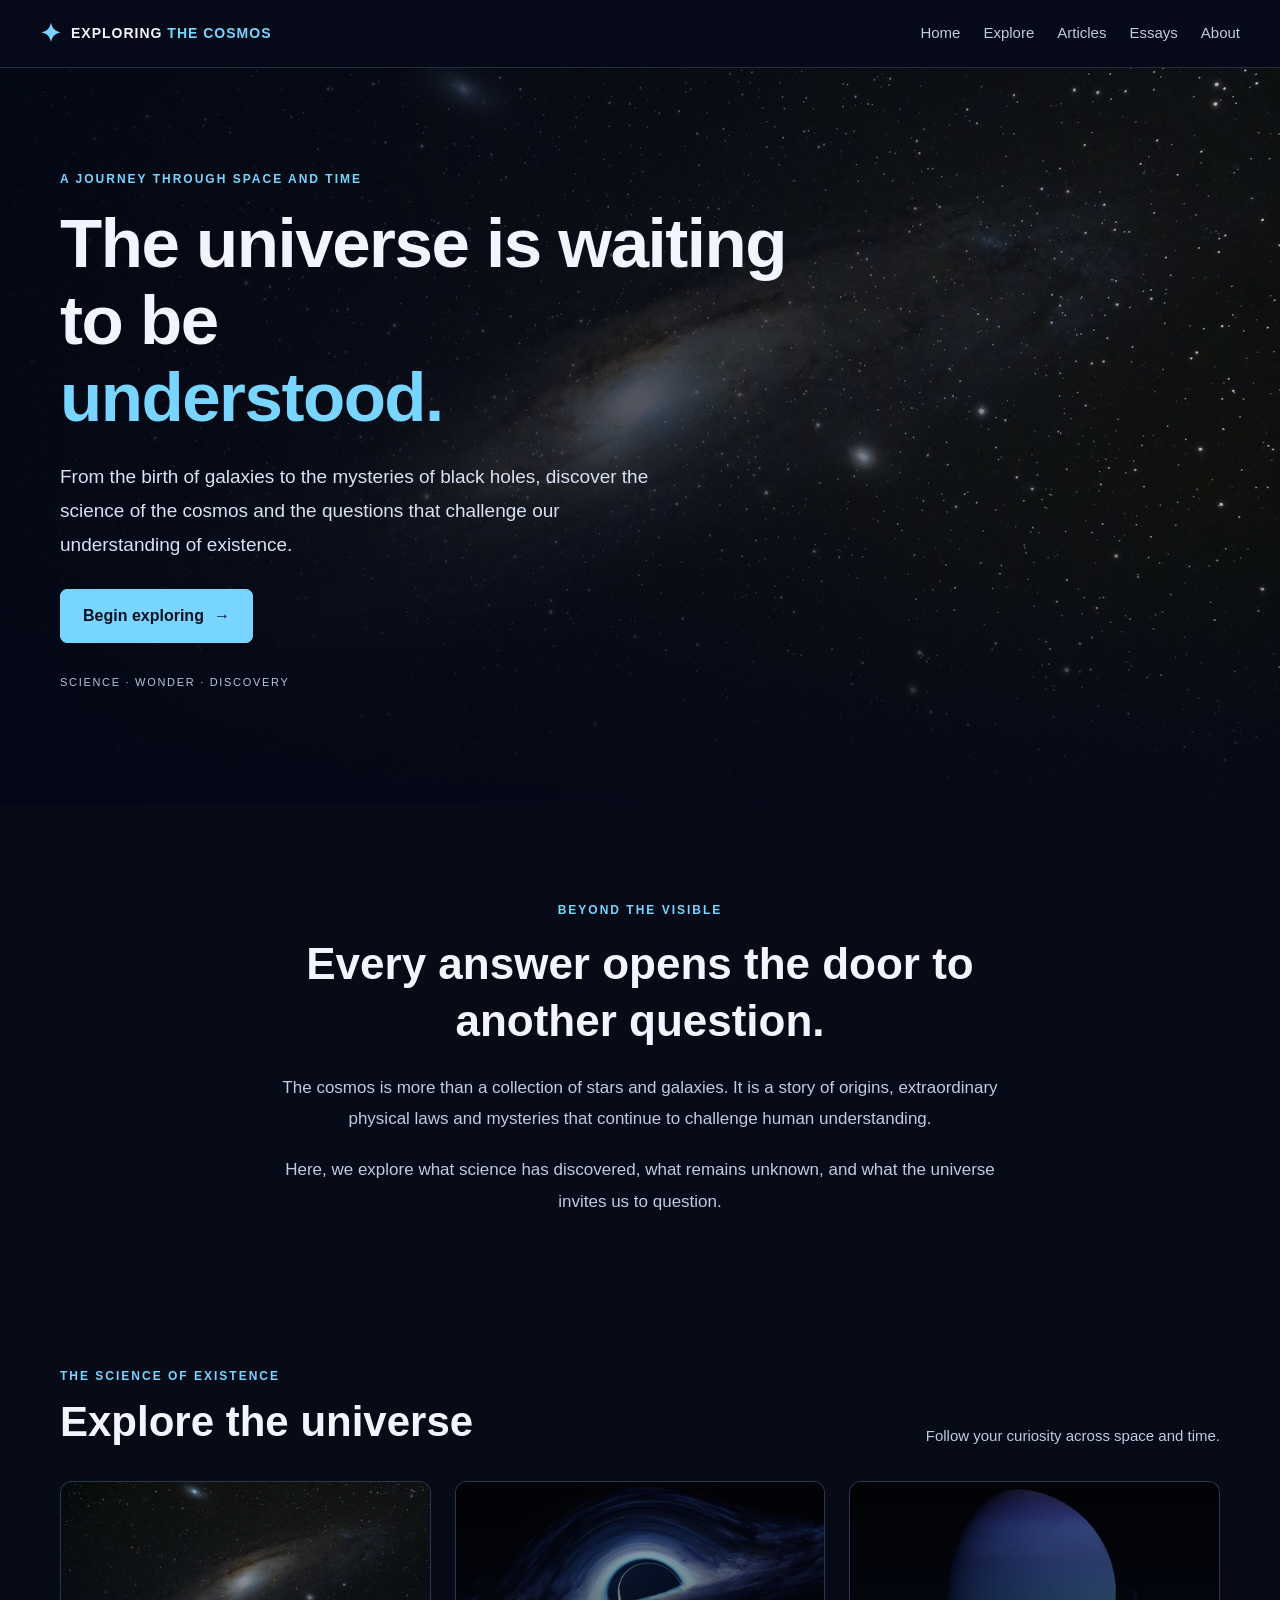
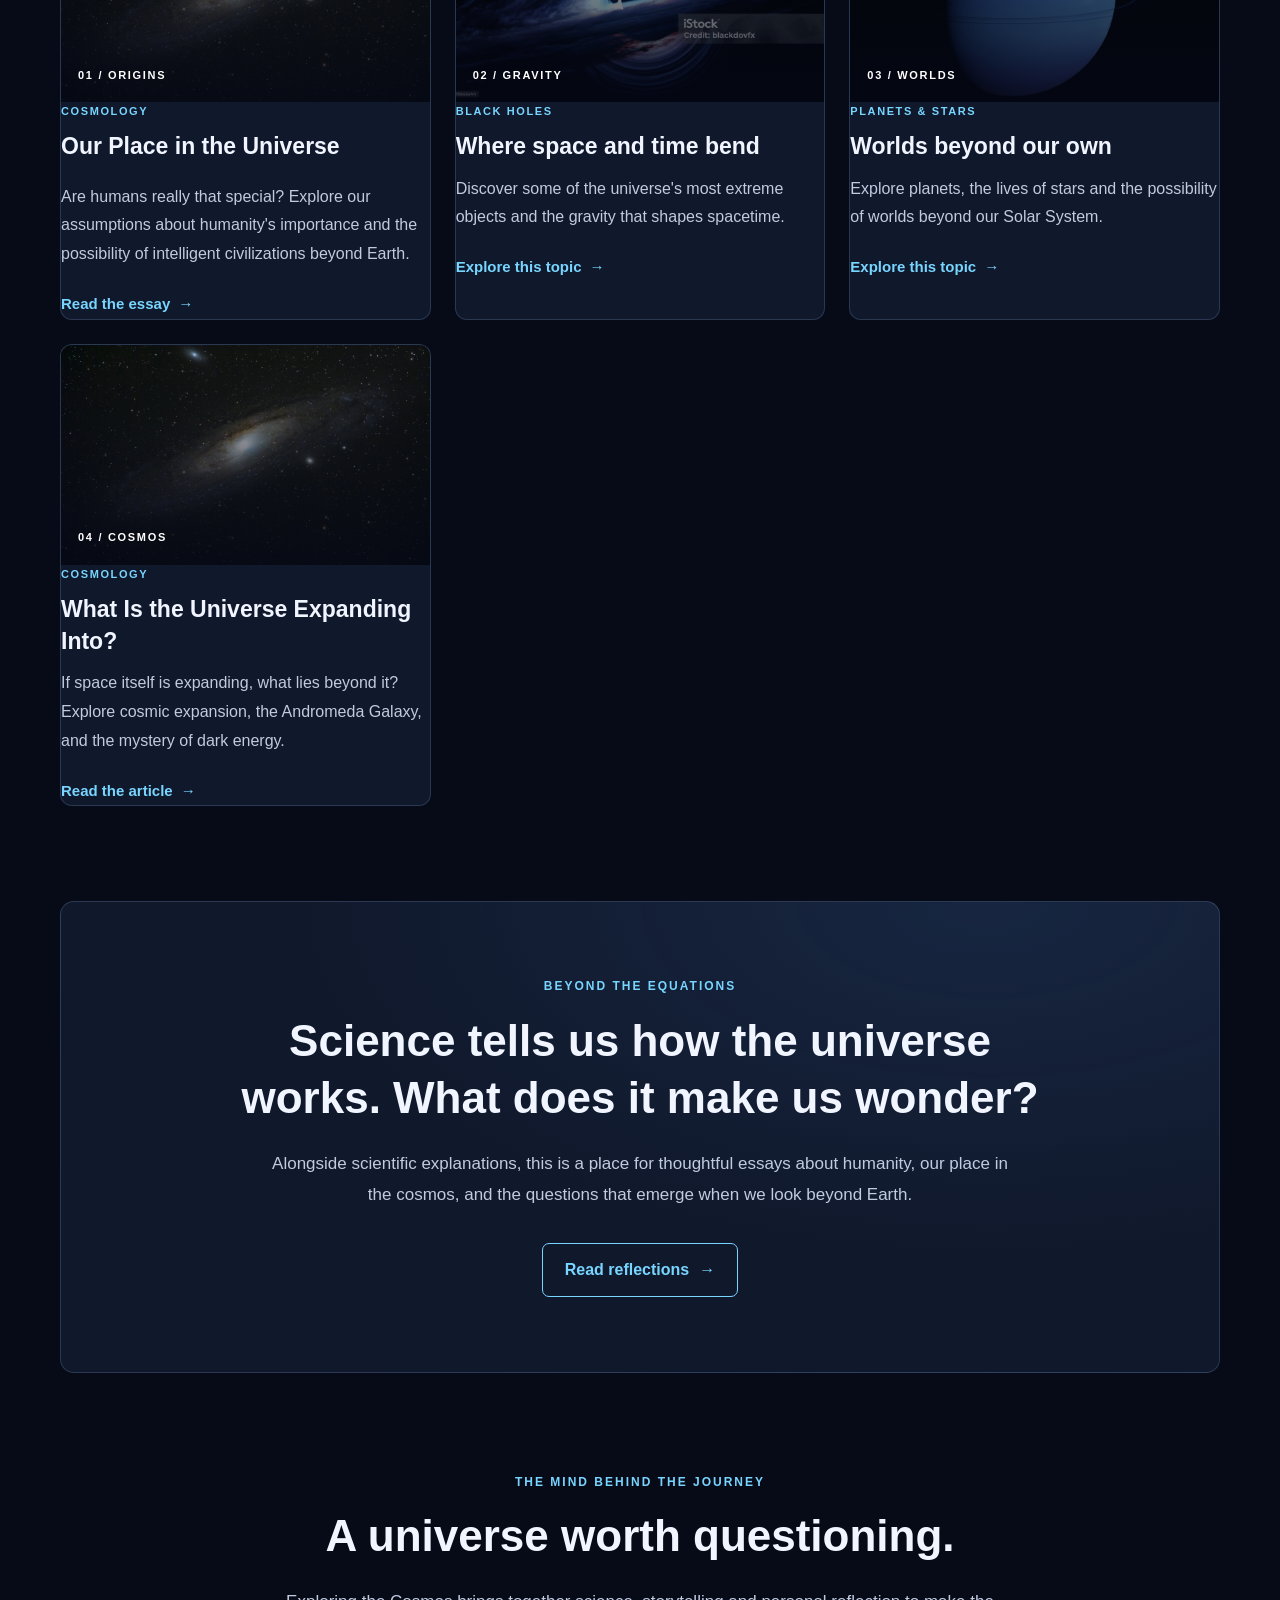
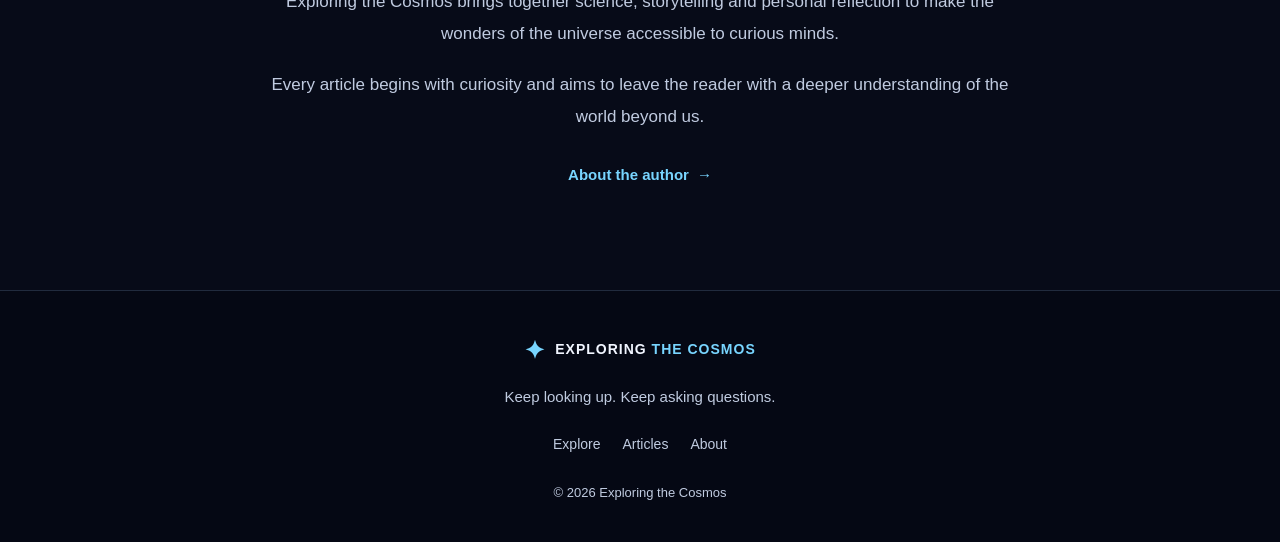
<file: index.html>
<!DOCTYPE html>
<html lang="en">
<head>
    <meta charset="UTF-8">
    <meta name="viewport" content="width=device-width, initial-scale=1.0">

    <meta name="description" content="Explore the universe through cinematic science articles and personal essays on cosmology, space, physics and our place in existence.">
    <meta name="theme-color" content="#070b18">

    <title>Exploring the Cosmos | Space, Science & Discovery</title>

    <link rel="stylesheet" href="css/style.css">
    <script src="js/script.js" defer></script>
</head>

<body>
    <header class="site-header" id="home">
        <a class="brand" href="#home" aria-label="Exploring the Cosmos home">
            <span class="brand-symbol" aria-hidden="true">✦</span>
            <span>EXPLORING <strong>THE COSMOS</strong></span>
        </a>

        <button class="menu-toggle"
                type="button"
                aria-label="Open navigation menu"
                aria-expanded="false"
                aria-controls="main-nav">
            <span></span>
            <span></span>
            <span></span>
        </button>

        <nav class="main-nav" id="main-nav" aria-label="Main navigation">
            <a href="#home">Home</a>
            <a href="#explore">Explore</a>
            <a href="#articles">Articles</a>
            <a href="#essays">Essays</a>
            <a href="#about">About</a>
        </nav>
    </header>

    <main>
        <section class="hero" aria-labelledby="hero-title">
            <div class="hero-content">
                <p class="eyebrow">A JOURNEY THROUGH SPACE AND TIME</p>

                <h1 id="hero-title">
                    The universe is waiting to be
                    <span>understood.</span>
                </h1>

                <p class="hero-description">
                    From the birth of galaxies to the mysteries of black holes,
                    discover the science of the cosmos and the questions that
                    challenge our understanding of existence.
                </p>

                <a class="primary-button" href="#articles">
                    Begin exploring <span aria-hidden="true">→</span>
                </a>

                <p class="hero-note">SCIENCE · WONDER · DISCOVERY</p>
            </div>
        </section>

        <section class="intro section-container" id="explore">
            <p class="eyebrow">BEYOND THE VISIBLE</p>

            <h2>Every answer opens the door to another question.</h2>

            <p>
                The cosmos is more than a collection of stars and galaxies.
                It is a story of origins, extraordinary physical laws and
                mysteries that continue to challenge human understanding.
            </p>

            <p>
                Here, we explore what science has discovered, what remains
                unknown, and what the universe invites us to question.
            </p>
        </section>

        <section class="articles section-container" id="articles">
            <div class="section-heading">
                <div>
                    <p class="eyebrow">THE SCIENCE OF EXISTENCE</p>
                    <h2>Explore the universe</h2>
                </div>

                <p>Follow your curiosity across space and time.</p>
            </div>

            <div class="article-grid">
                <article class="article-card">
                    <div class="article-image universe-image"
                         role="img"
                         aria-label="A field of distant galaxies">
                        <span>01 / ORIGINS</span>
                    </div>

                    <div class="article-content">
                        <p class="article-category">COSMOLOGY</p>
                        <h3>Our Place in the Universe</h3>

                        <p>
                           
<p>
    Are humans really that special? Explore our assumptions
    about humanity's importance and the possibility of
    intelligent civilizations beyond Earth.
</p>
   
                        </p>

                       
<a class="text-link" href="articles/our-place-in-the-universe.html">
    Read the essay <span aria-hidden="true">→</span>
</a>

                    </div>
                </article>

                <article class="article-card">
                    <div class="article-image black-hole-image"
                         role="img"
                         aria-label="A black hole surrounded by glowing matter">
                        <span>02 / GRAVITY</span>
                    </div>

                    <div class="article-content">
                        <p class="article-category">BLACK HOLES</p>
                        <h3>Where space and time bend</h3>

                        <p>
                            Discover some of the universe's most extreme
                            objects and the gravity that shapes spacetime.
                        </p>

                        <a class="text-link" href="articles/black-holes.html">
                            Explore this topic <span aria-hidden="true">→</span>
                        </a>
                    </div>
                </article>

                <article class="article-card">
                    <div class="article-image planet-image"
                         role="img"
                         aria-label="A distant planet against the stars">
                        <span>03 / WORLDS</span>
                    </div>

                    <div class="article-content">
                        <p class="article-category">PLANETS & STARS</p>
                        <h3>Worlds beyond our own</h3>

                        <p>
                            Explore planets, the lives of stars and the
                            possibility of worlds beyond our Solar System.
                        </p>

                        <a class="text-link" href="articles/worlds-beyond.html">
                            Explore this topic <span aria-hidden="true">→</span>
                        </a>
                    </div>
                </article>
           
<article class="article-card">
    <div class="article-image universe-image"
         role="img"
         aria-label="A vast universe filled with distant galaxies">
        <span>04 / COSMOS</span>
    </div>

    <div class="article-content">
        <p class="article-category">COSMOLOGY</p>
        <h3>What Is the Universe Expanding Into?</h3>

        <p>
            If space itself is expanding, what lies beyond it?
            Explore cosmic expansion, the Andromeda Galaxy,
            and the mystery of dark energy.
        </p>

        <a class="text-link"
           href="articles/what-is-the-universe-expanding-into.html">
            Read the article <span aria-hidden="true">→</span>
        </a>
    </div>
</article>
 </div>
        </section>

        <section class="essays section-container" id="essays">
            <p class="eyebrow">BEYOND THE EQUATIONS</p>

            <h2>Science tells us how the universe works. What does it make us wonder?</h2>

            <p>
                Alongside scientific explanations, this is a place for
                thoughtful essays about humanity, our place in the cosmos,
                and the questions that emerge when we look beyond Earth.
            </p>

            <a class="secondary-button" href="essays/index.html">
                Read reflections <span aria-hidden="true">→</span>
            </a>
        </section>

        <section class="about section-container" id="about">
            <p class="eyebrow">THE MIND BEHIND THE JOURNEY</p>

            <h2>A universe worth questioning.</h2>

            <p>
                Exploring the Cosmos brings together science, storytelling
                and personal reflection to make the wonders of the universe
                accessible to curious minds.
            </p>

            <p>
                Every article begins with curiosity and aims to leave the
                reader with a deeper understanding of the world beyond us.
            </p>

            <a class="text-link" href="about.html">
                About the author <span aria-hidden="true">→</span>
            </a>
        </section>
    </main>

    <footer class="site-footer">
        <a class="brand footer-brand" href="#home">
            <span class="brand-symbol" aria-hidden="true">✦</span>
            <span>EXPLORING <strong>THE COSMOS</strong></span>
        </a>

        <p>Keep looking up. Keep asking questions.</p>

        <div class="footer-links">
            <a href="#explore">Explore</a>
            <a href="#articles">Articles</a>
            <a href="about.html">About</a>
        </div>

        <p class="copyright">
            © <span id="current-year">2026</span> Exploring the Cosmos
        </p>
    </footer>
</body>
</html>
</file>
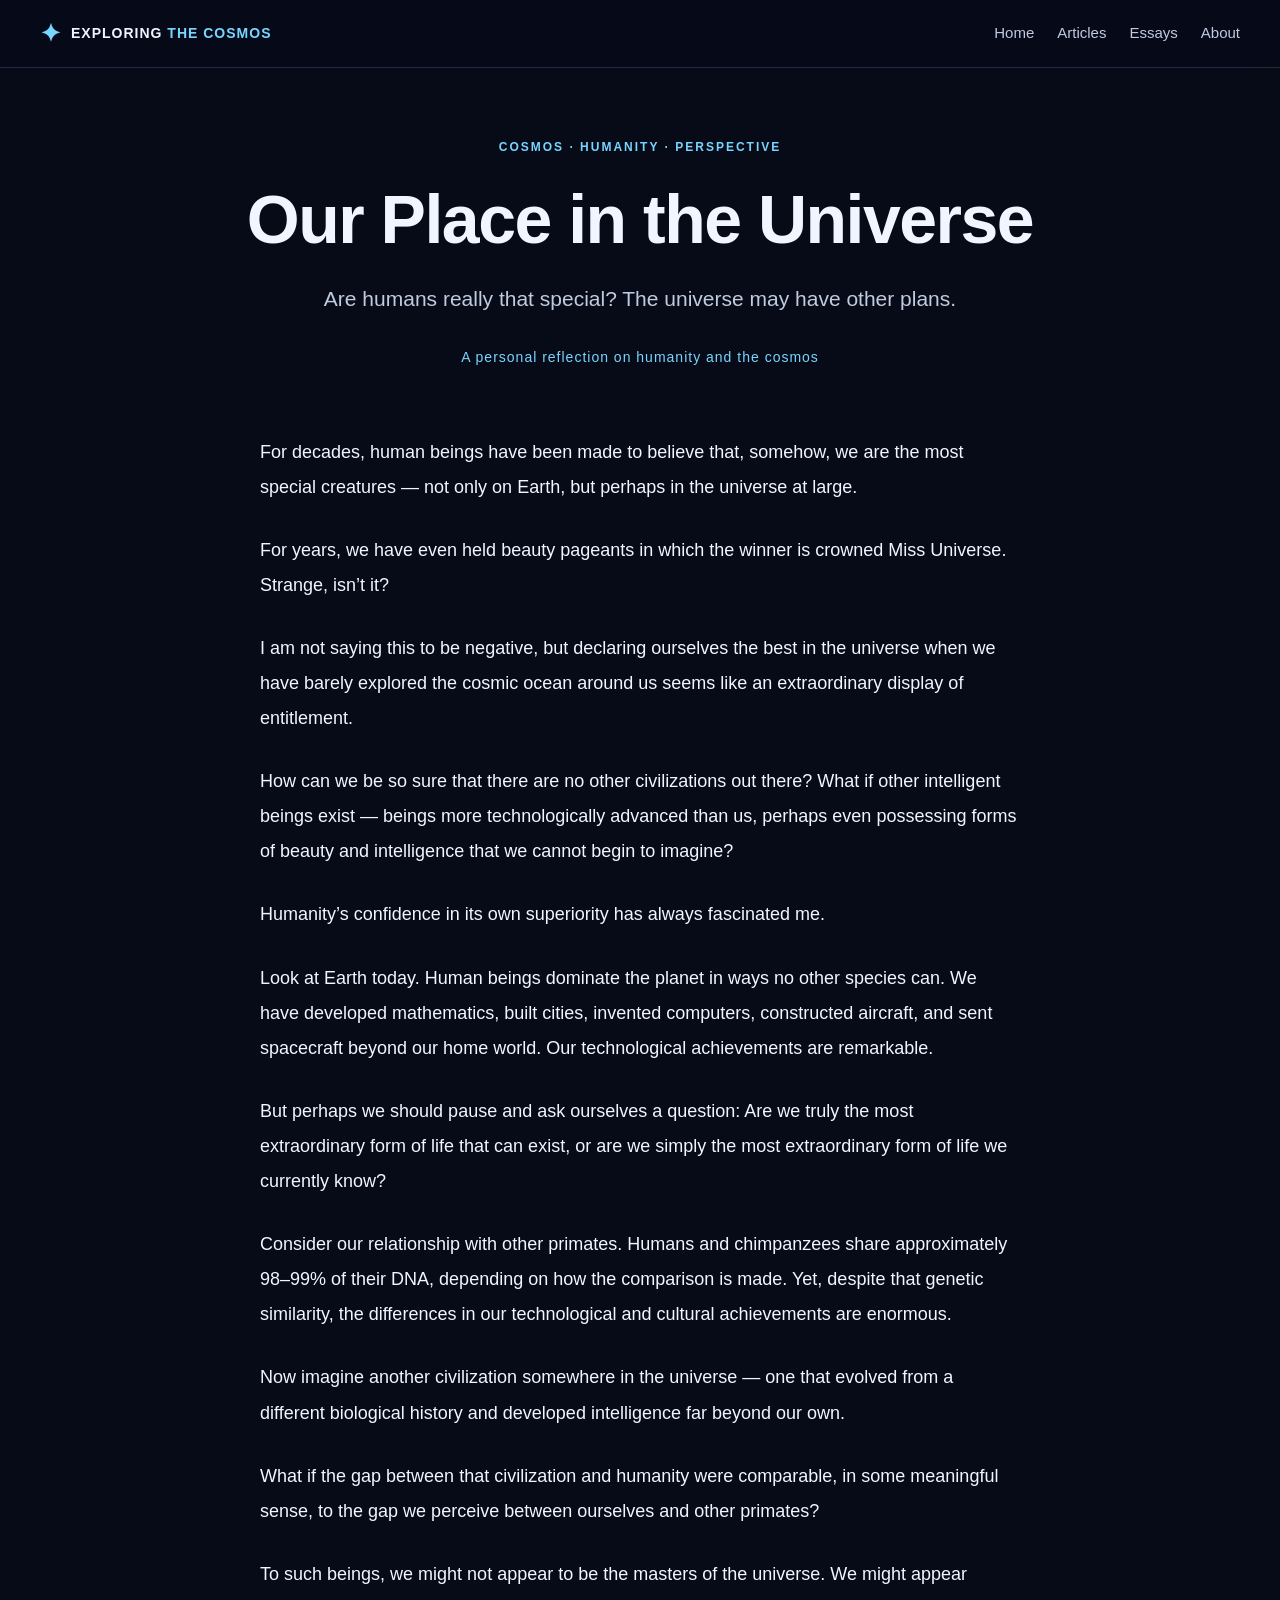
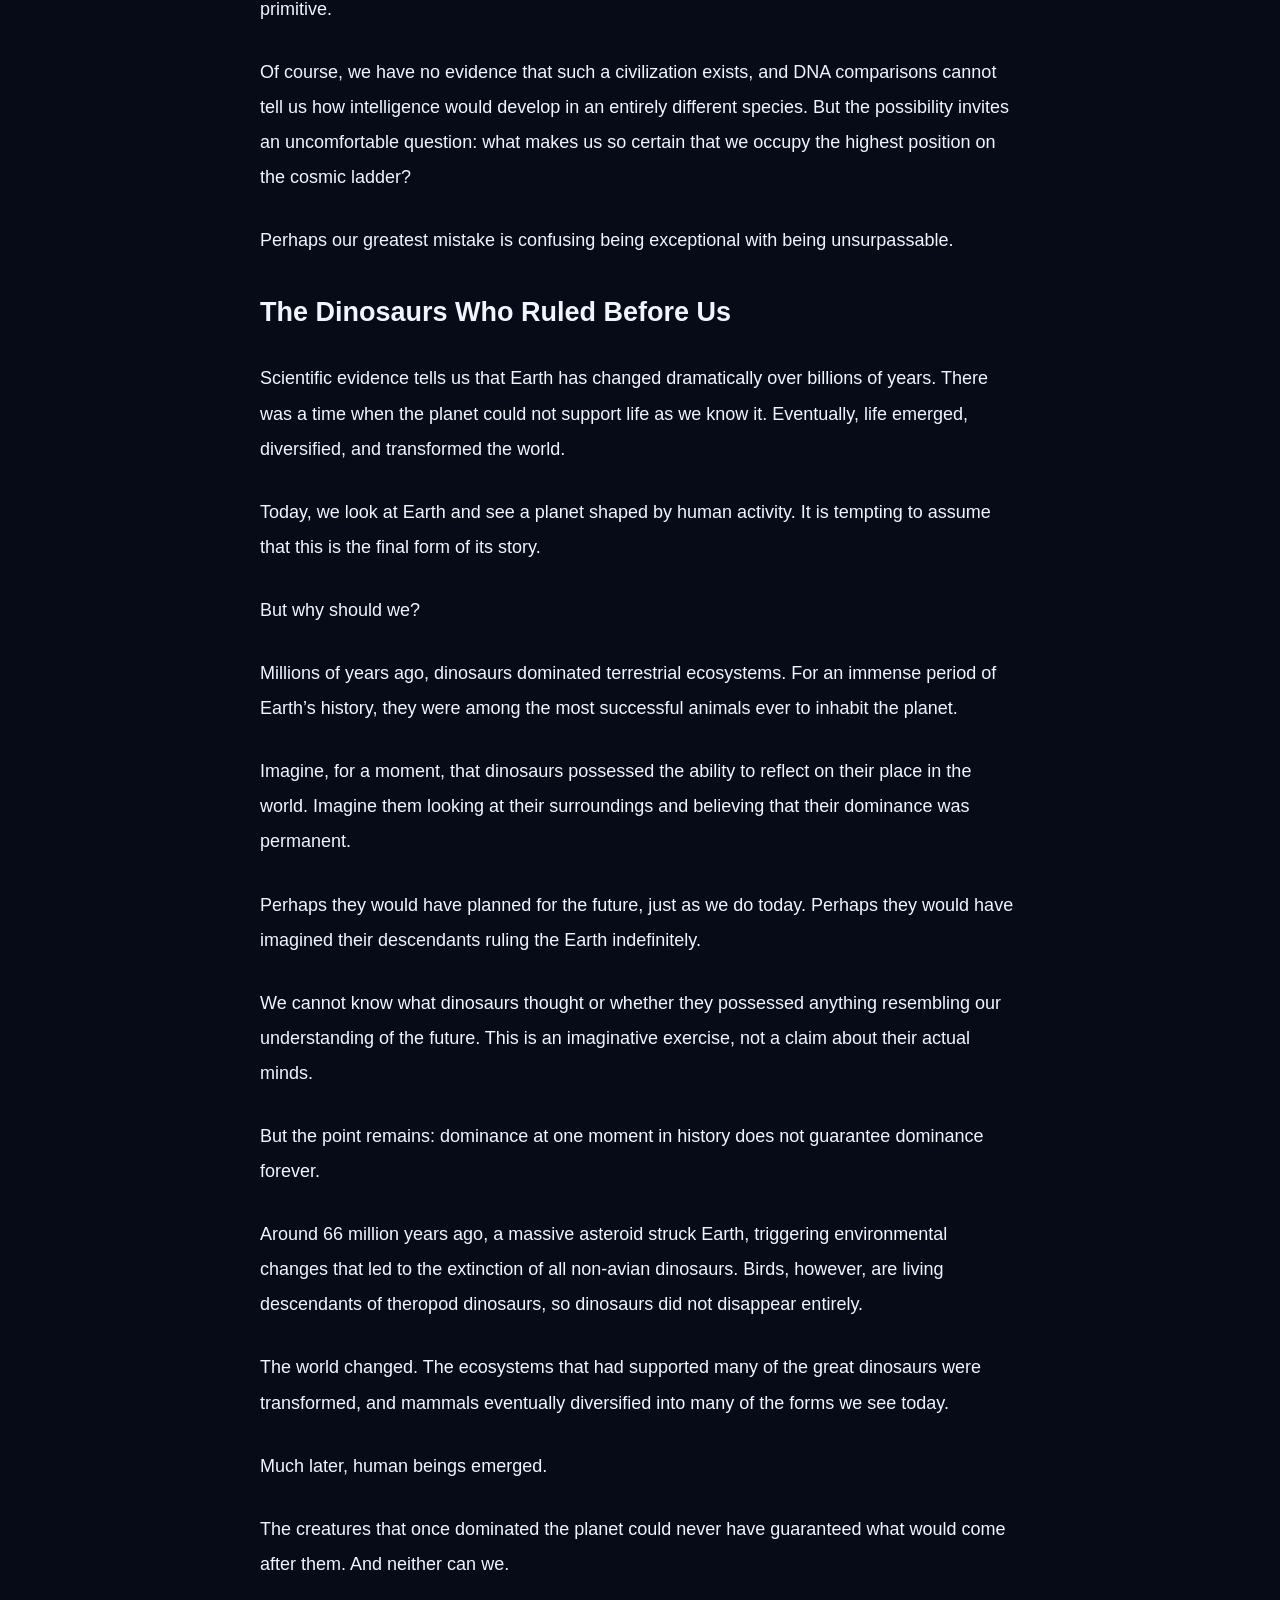
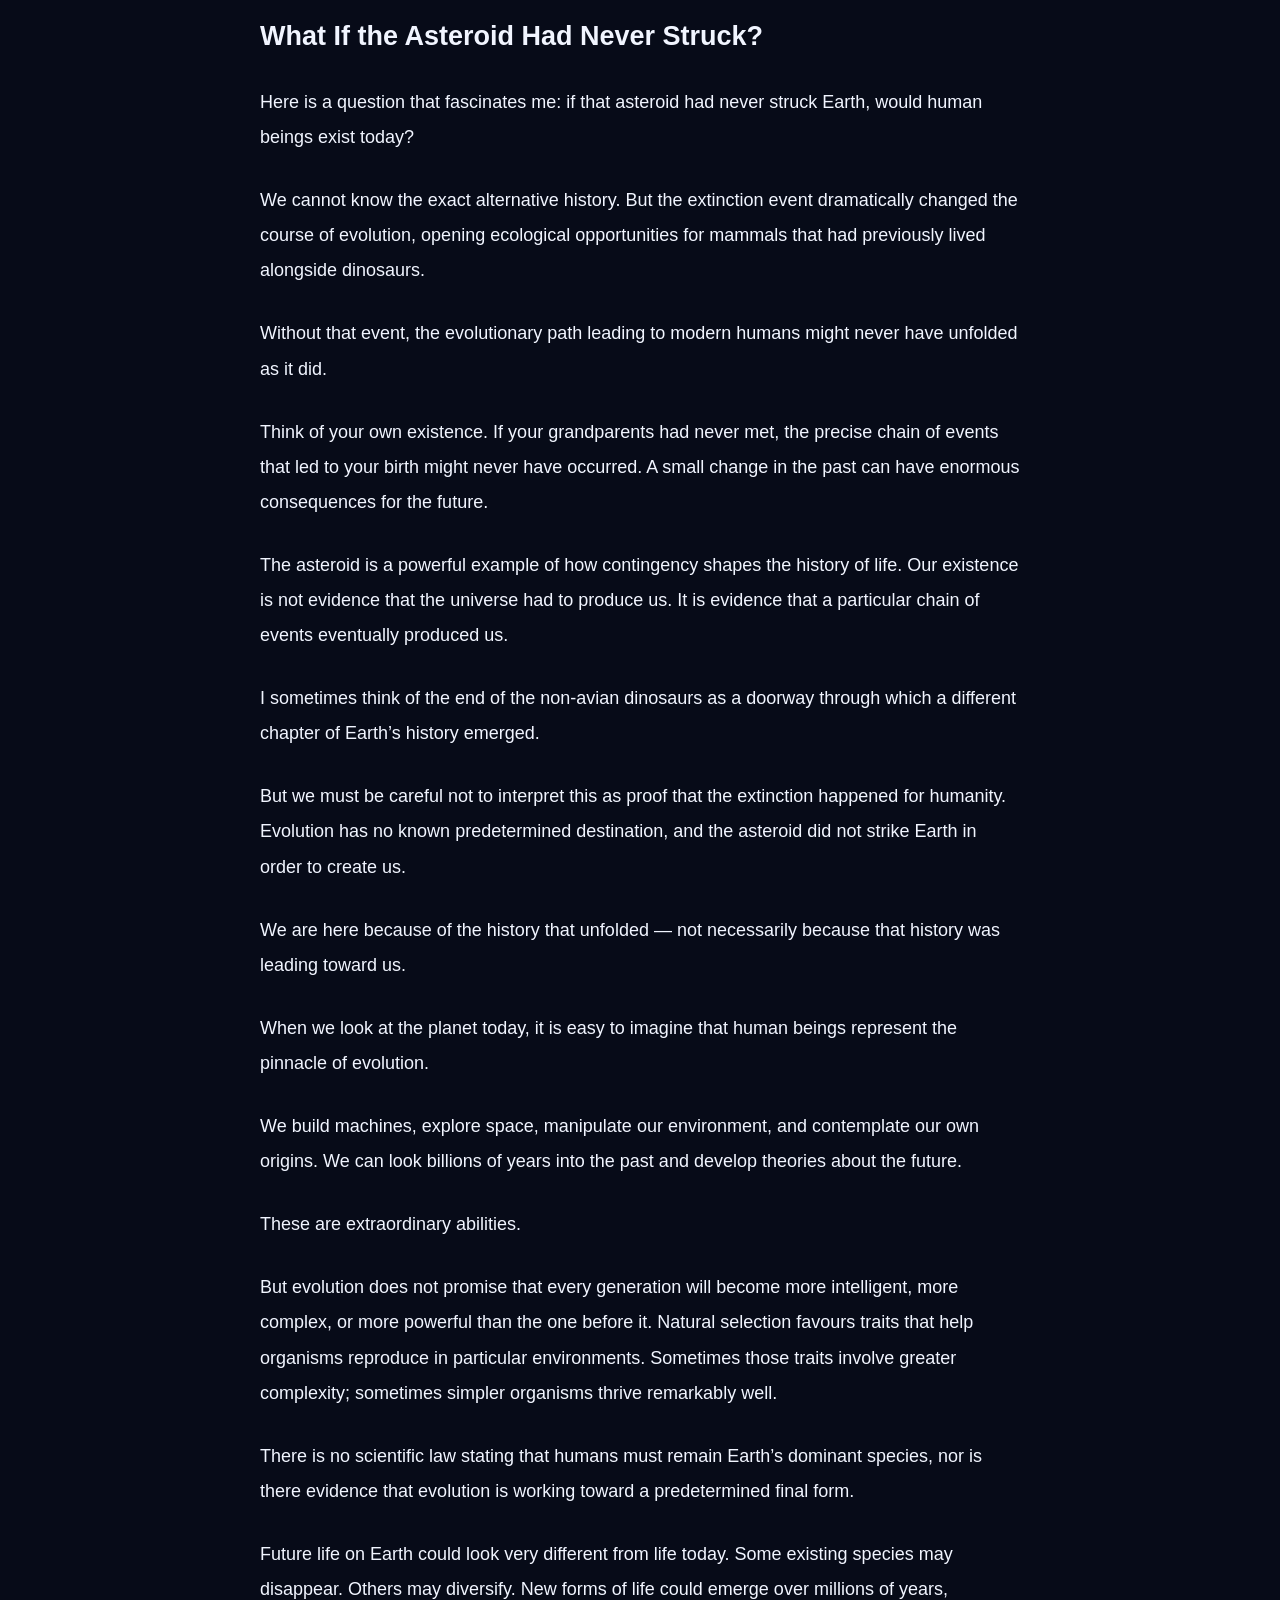
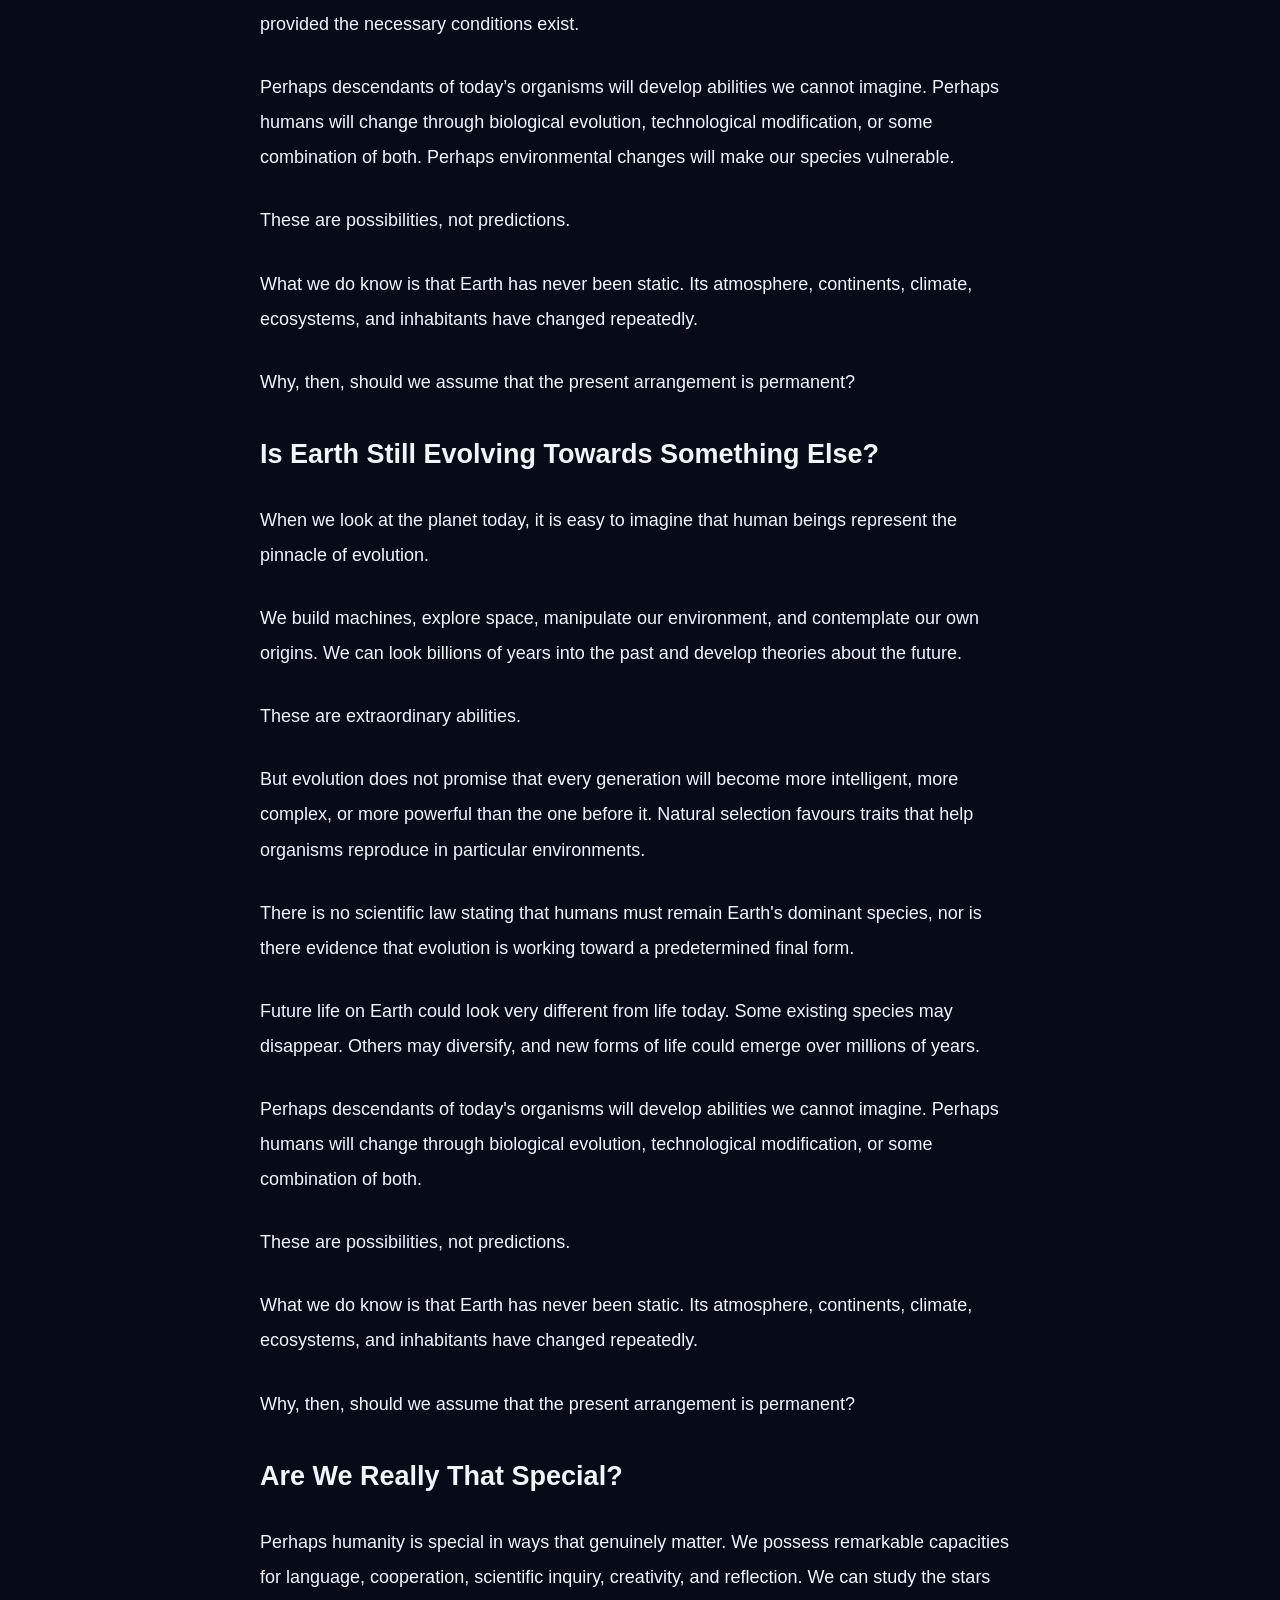
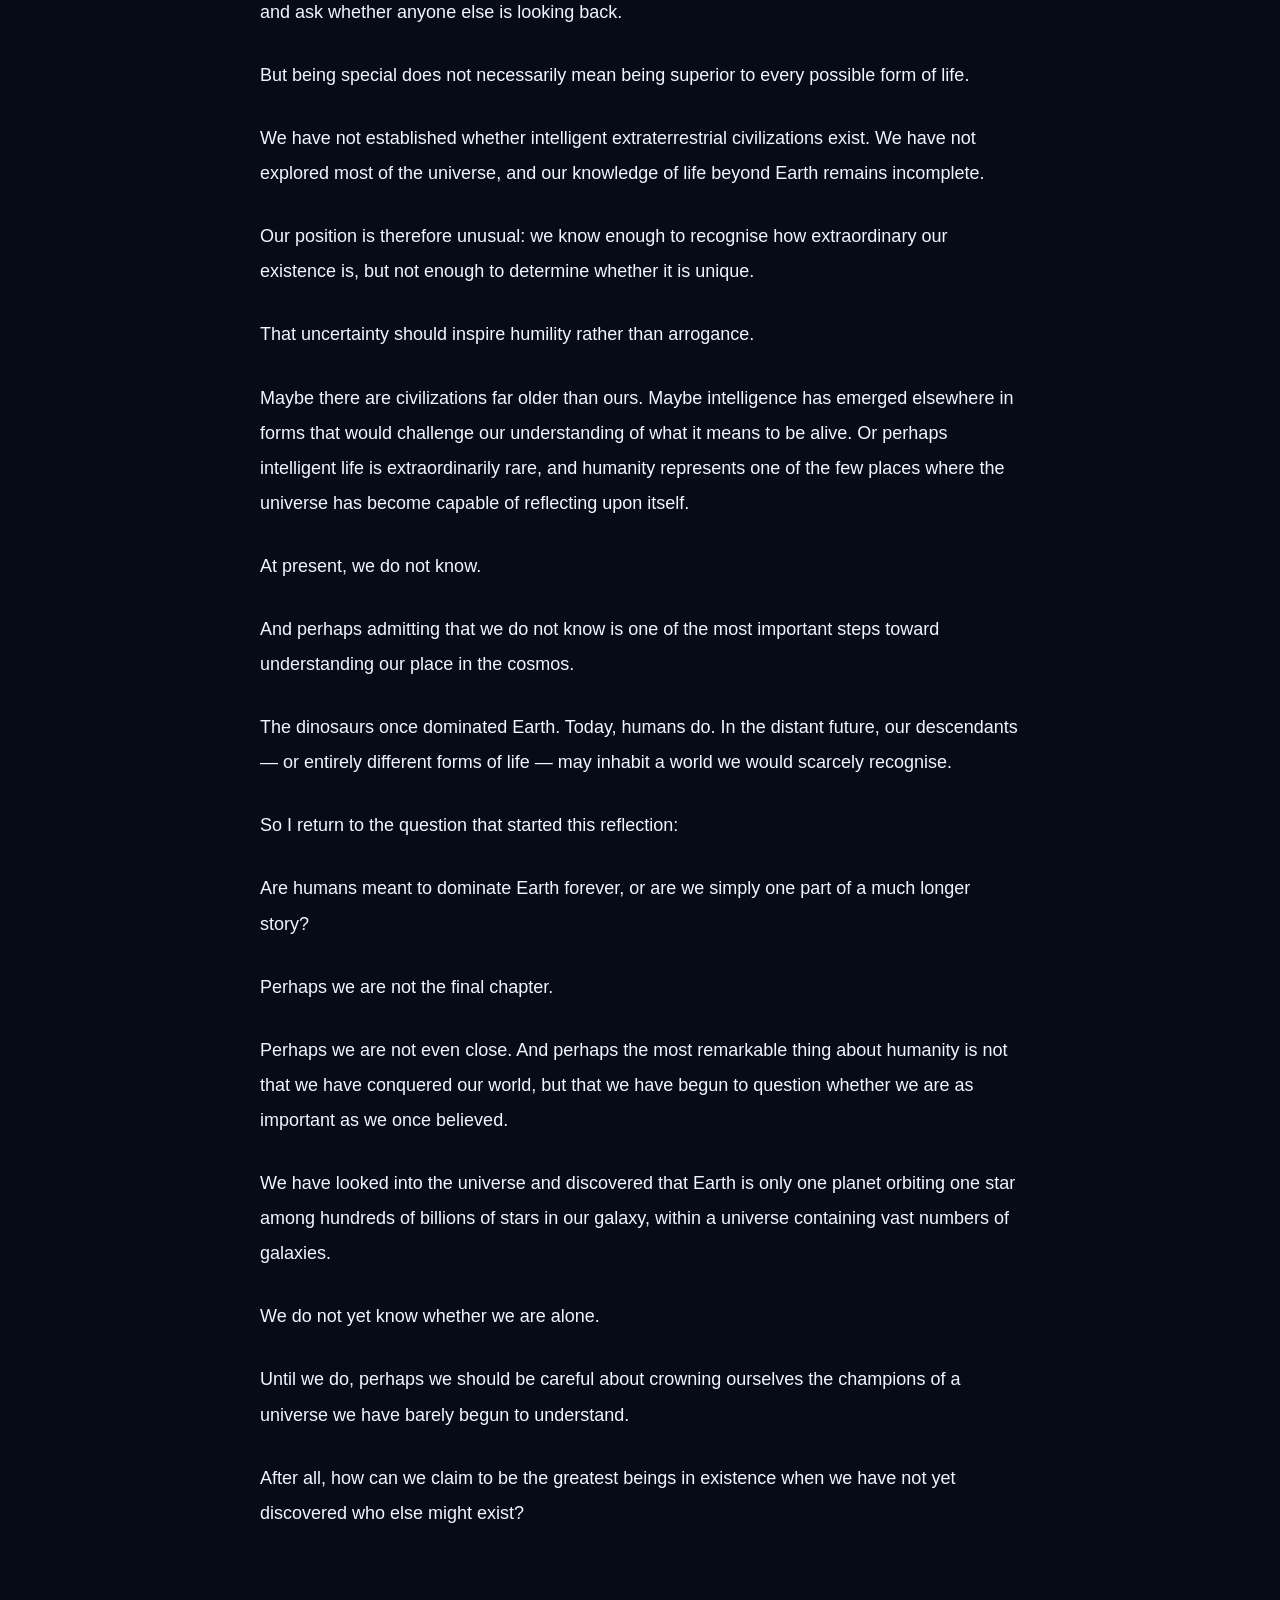
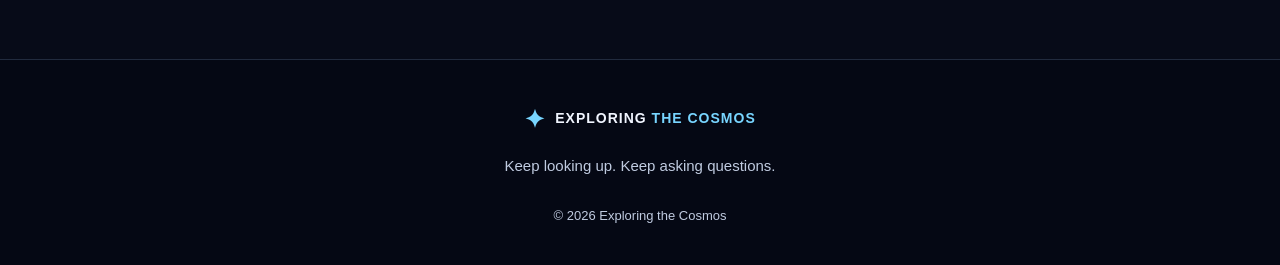
<file: articles/our-place-in-the-universe.html>
<!DOCTYPE html>
<html lang="en">
<head>
    <meta charset="UTF-8">
    <meta name="viewport" content="width=device-width, initial-scale=1.0">

    <meta name="description" content="A reflection on humanity's place in the universe, our assumptions about our importance, and the possibility of life beyond Earth.">

    <meta name="theme-color" content="#070b18">

    <title>Our Place in the Universe | Exploring the Cosmos</title>

    <link rel="stylesheet" href="../css/style.css">
    <script src="../js/script.js" defer></script>
</head>

<body>
    <header class="site-header">
        <a class="brand" href="../index.html">
            <span class="brand-symbol" aria-hidden="true">✦</span>
            <span>EXPLORING <strong>THE COSMOS</strong></span>
        </a>

        <nav class="main-nav" aria-label="Main navigation">
            <a href="../index.html">Home</a>
            <a href="../index.html#articles">Articles</a>
            <a href="../index.html#essays">Essays</a>
            <a href="../index.html#about">About</a>
        </nav>
    </header>

    <main>
        <article class="essay-page">
            <header class="essay-header">
                <p class="eyebrow">COSMOS · HUMANITY · PERSPECTIVE</p>

                <h1>Our Place in the Universe</h1>

                <p class="essay-subtitle">
                    Are humans really that special? The universe may have other plans.
                </p>

                <p class="essay-meta">A personal reflection on humanity and the cosmos</p>
            </header>

            <div class="essay-body">
                
<p>
    For decades, human beings have been made to believe that, somehow,
    we are the most special creatures — not only on Earth, but perhaps
    in the universe at large.
</p>

<p>
    For years, we have even held beauty pageants in which the winner is
    crowned Miss Universe. Strange, isn’t it?
</p>

<p>
    I am not saying this to be negative, but declaring ourselves the best
    in the universe when we have barely explored the cosmic ocean around
    us seems like an extraordinary display of entitlement.
</p>

<p>
    How can we be so sure that there are no other civilizations out there?
    What if other intelligent beings exist — beings more technologically
    advanced than us, perhaps even possessing forms of beauty and
    intelligence that we cannot begin to imagine?
</p>

<p>
    Humanity’s confidence in its own superiority has always fascinated me.
</p>

<p>
    Look at Earth today. Human beings dominate the planet in ways no other species can. We have developed mathematics, built cities, invented computers, constructed aircraft, and sent spacecraft beyond our home world. Our technological achievements are remarkable.
</p>

<p>
    But perhaps we should pause and ask ourselves a question: Are we truly the most extraordinary form of life that can exist, or are we simply the most extraordinary form of life we currently know?
</p>

<p>
    Consider our relationship with other primates. Humans and chimpanzees share approximately 98–99% of their DNA, depending on how the comparison is made. Yet, despite that genetic similarity, the differences in our technological and cultural achievements are enormous.
</p>

<p>
    Now imagine another civilization somewhere in the universe — one that evolved from a different biological history and developed intelligence far beyond our own.
</p>

<p>
    What if the gap between that civilization and humanity were comparable, in some meaningful sense, to the gap we perceive between ourselves and other primates?
</p>

<p>
    To such beings, we might not appear to be the masters of the universe. We might appear primitive.
</p>

<p>
    Of course, we have no evidence that such a civilization exists, and DNA comparisons cannot tell us how intelligence would develop in an entirely different species. But the possibility invites an uncomfortable question: what makes us so certain that we occupy the highest position on the cosmic ladder?
</p>

<p>
    Perhaps our greatest mistake is confusing being exceptional with being unsurpassable.
</p>

<h2>The Dinosaurs Who Ruled Before Us</h2>

<p>
    Scientific evidence tells us that Earth has changed dramatically over billions of years. There was a time when the planet could not support life as we know it. Eventually, life emerged, diversified, and transformed the world.
</p>

<p>
    Today, we look at Earth and see a planet shaped by human activity. It is tempting to assume that this is the final form of its story.
</p>

<p>
    But why should we?
</p>

<p>
    Millions of years ago, dinosaurs dominated terrestrial ecosystems. For an immense period of Earth’s history, they were among the most successful animals ever to inhabit the planet.
</p>

<p>
    Imagine, for a moment, that dinosaurs possessed the ability to reflect on their place in the world. Imagine them looking at their surroundings and believing that their dominance was permanent.
</p>

<p>
    Perhaps they would have planned for the future, just as we do today. Perhaps they would have imagined their descendants ruling the Earth indefinitely.
</p>

<p>
    We cannot know what dinosaurs thought or whether they possessed anything resembling our understanding of the future. This is an imaginative exercise, not a claim about their actual minds.
</p>

<p>
    But the point remains: dominance at one moment in history does not guarantee dominance forever.
</p>

<p>
    Around 66 million years ago, a massive asteroid struck Earth, triggering environmental changes that led to the extinction of all non-avian dinosaurs. Birds, however, are living descendants of theropod dinosaurs, so dinosaurs did not disappear entirely.
</p>

<p>
    The world changed. The ecosystems that had supported many of the great dinosaurs were transformed, and mammals eventually diversified into many of the forms we see today.
</p>

<p>
    Much later, human beings emerged.
</p>

<p>
    The creatures that once dominated the planet could never have guaranteed what would come after them. And neither can we.
</p>

<h2>What If the Asteroid Had Never Struck?</h2>

<p>
    Here is a question that fascinates me: if that asteroid had never struck Earth, would human beings exist today?
</p>

<p>
    We cannot know the exact alternative history. But the extinction event dramatically changed the course of evolution, opening ecological opportunities for mammals that had previously lived alongside dinosaurs.
</p>

<p>
    Without that event, the evolutionary path leading to modern humans might never have unfolded as it did.
</p>

<p>
    Think of your own existence. If your grandparents had never met, the precise chain of events that led to your birth might never have occurred. A small change in the past can have enormous consequences for the future.
</p>

<p>
    The asteroid is a powerful example of how contingency shapes the history of life. Our existence is not evidence that the universe had to produce us. It is evidence that a particular chain of events eventually produced us.
</p>

<p>
    I sometimes think of the end of the non-avian dinosaurs as a doorway through which a different chapter of Earth’s history emerged.
</p>

<p>
    But we must be careful not to interpret this as proof that the extinction happened for humanity. Evolution has no known predetermined destination, and the asteroid did not strike Earth in order to create us.
</p>

<p>
    We are here because of the history that unfolded — not necessarily because that history was leading toward us.
</p>

<p>
    When we look at the planet today, it is easy to imagine that human beings represent the pinnacle of evolution.
</p>

<p>
    We build machines, explore space, manipulate our environment, and contemplate our own origins. We can look billions of years into the past and develop theories about the future.
</p>

<p>
    These are extraordinary abilities.
</p>

<p>
    But evolution does not promise that every generation will become more intelligent, more complex, or more powerful than the one before it. Natural selection favours traits that help organisms reproduce in particular environments. Sometimes those traits involve greater complexity; sometimes simpler organisms thrive remarkably well.
</p>

<p>
    There is no scientific law stating that humans must remain Earth’s dominant species, nor is there evidence that evolution is working toward a predetermined final form.
</p>

<p>
    Future life on Earth could look very different from life today. Some existing species may disappear. Others may diversify. New forms of life could emerge over millions of years, provided the necessary conditions exist.
</p>

<p>
    Perhaps descendants of today’s organisms will develop abilities we cannot imagine. Perhaps humans will change through biological evolution, technological modification, or some combination of both. Perhaps environmental changes will make our species vulnerable.
</p>

<p>
    These are possibilities, not predictions.
</p>

<p>
    What we do know is that Earth has never been static. Its atmosphere, continents, climate, ecosystems, and inhabitants have changed repeatedly.
</p>

<p>
    Why, then, should we assume that the present arrangement is permanent?
</p>
<h2>Is Earth Still Evolving Towards Something Else?</h2>

<p>
    When we look at the planet today, it is easy to imagine that human beings represent the pinnacle of evolution.
</p>

<p>
    We build machines, explore space, manipulate our environment, and contemplate our own origins. We can look billions of years into the past and develop theories about the future.
</p>

<p>
    These are extraordinary abilities.
</p>

<p>
    But evolution does not promise that every generation will become more intelligent, more complex, or more powerful than the one before it. Natural selection favours traits that help organisms reproduce in particular environments.
</p>

<p>
    There is no scientific law stating that humans must remain Earth's dominant species, nor is there evidence that evolution is working toward a predetermined final form.
</p>

<p>
    Future life on Earth could look very different from life today. Some existing species may disappear. Others may diversify, and new forms of life could emerge over millions of years.
</p>

<p>
    Perhaps descendants of today's organisms will develop abilities we cannot imagine. Perhaps humans will change through biological evolution, technological modification, or some combination of both.
</p>

<p>
    These are possibilities, not predictions.
</p>

<p>
    What we do know is that Earth has never been static. Its atmosphere, continents, climate, ecosystems, and inhabitants have changed repeatedly.
</p>

<p>
    Why, then, should we assume that the present arrangement is permanent?
</p>


<h2>Are We Really That Special?</h2>

<p>
    Perhaps humanity is special in ways that genuinely matter. We possess remarkable capacities for language, cooperation, scientific inquiry, creativity, and reflection. We can study the stars and ask whether anyone else is looking back.
</p>

<p>
    But being special does not necessarily mean being superior to every possible form of life.
</p>

<p>
    We have not established whether intelligent extraterrestrial civilizations exist. We have not explored most of the universe, and our knowledge of life beyond Earth remains incomplete.
</p>

<p>
    Our position is therefore unusual: we know enough to recognise how extraordinary our existence is, but not enough to determine whether it is unique.
</p>

<p>
    That uncertainty should inspire humility rather than arrogance.
</p>

<p>
    Maybe there are civilizations far older than ours. Maybe intelligence has emerged elsewhere in forms that would challenge our understanding of what it means to be alive. Or perhaps intelligent life is extraordinarily rare, and humanity represents one of the few places where the universe has become capable of reflecting upon itself.
</p>

<p>
    At present, we do not know.
</p>

<p>
    And perhaps admitting that we do not know is one of the most important steps toward understanding our place in the cosmos.
</p>

<p>
    The dinosaurs once dominated Earth. Today, humans do. In the distant future, our descendants — or entirely different forms of life — may inhabit a world we would scarcely recognise.
</p>

<p>
    So I return to the question that started this reflection:
</p>

<p>
    Are humans meant to dominate Earth forever, or are we simply one part of a much longer story?
</p>

<p>
    Perhaps we are not the final chapter.
</p>

<p>
    Perhaps we are not even close. And perhaps the most remarkable thing about humanity is not that we have conquered our world, but that we have begun to question whether we are as important as we once believed.
</p>

<p>
    We have looked into the universe and discovered that Earth is only one planet orbiting one star among hundreds of billions of stars in our galaxy, within a universe containing vast numbers of galaxies.
</p>

<p>
    We do not yet know whether we are alone.
</p>

<p>
    Until we do, perhaps we should be careful about crowning ourselves the champions of a universe we have barely begun to understand.
</p>

<p>
    After all, how can we claim to be the greatest beings in existence when we have not yet discovered who else might exist?
</p>



            </div>
        </article>
    </main>

    <footer class="site-footer">
        <a class="brand footer-brand" href="../index.html">
            <span class="brand-symbol" aria-hidden="true">✦</span>
            <span>EXPLORING <strong>THE COSMOS</strong></span>
        </a>

        <p>Keep looking up. Keep asking questions.</p>

        <p class="copyright">
            © <span id="current-year">2026</span> Exploring the Cosmos
        </p>
    </footer>
</body>
</html>
</file>
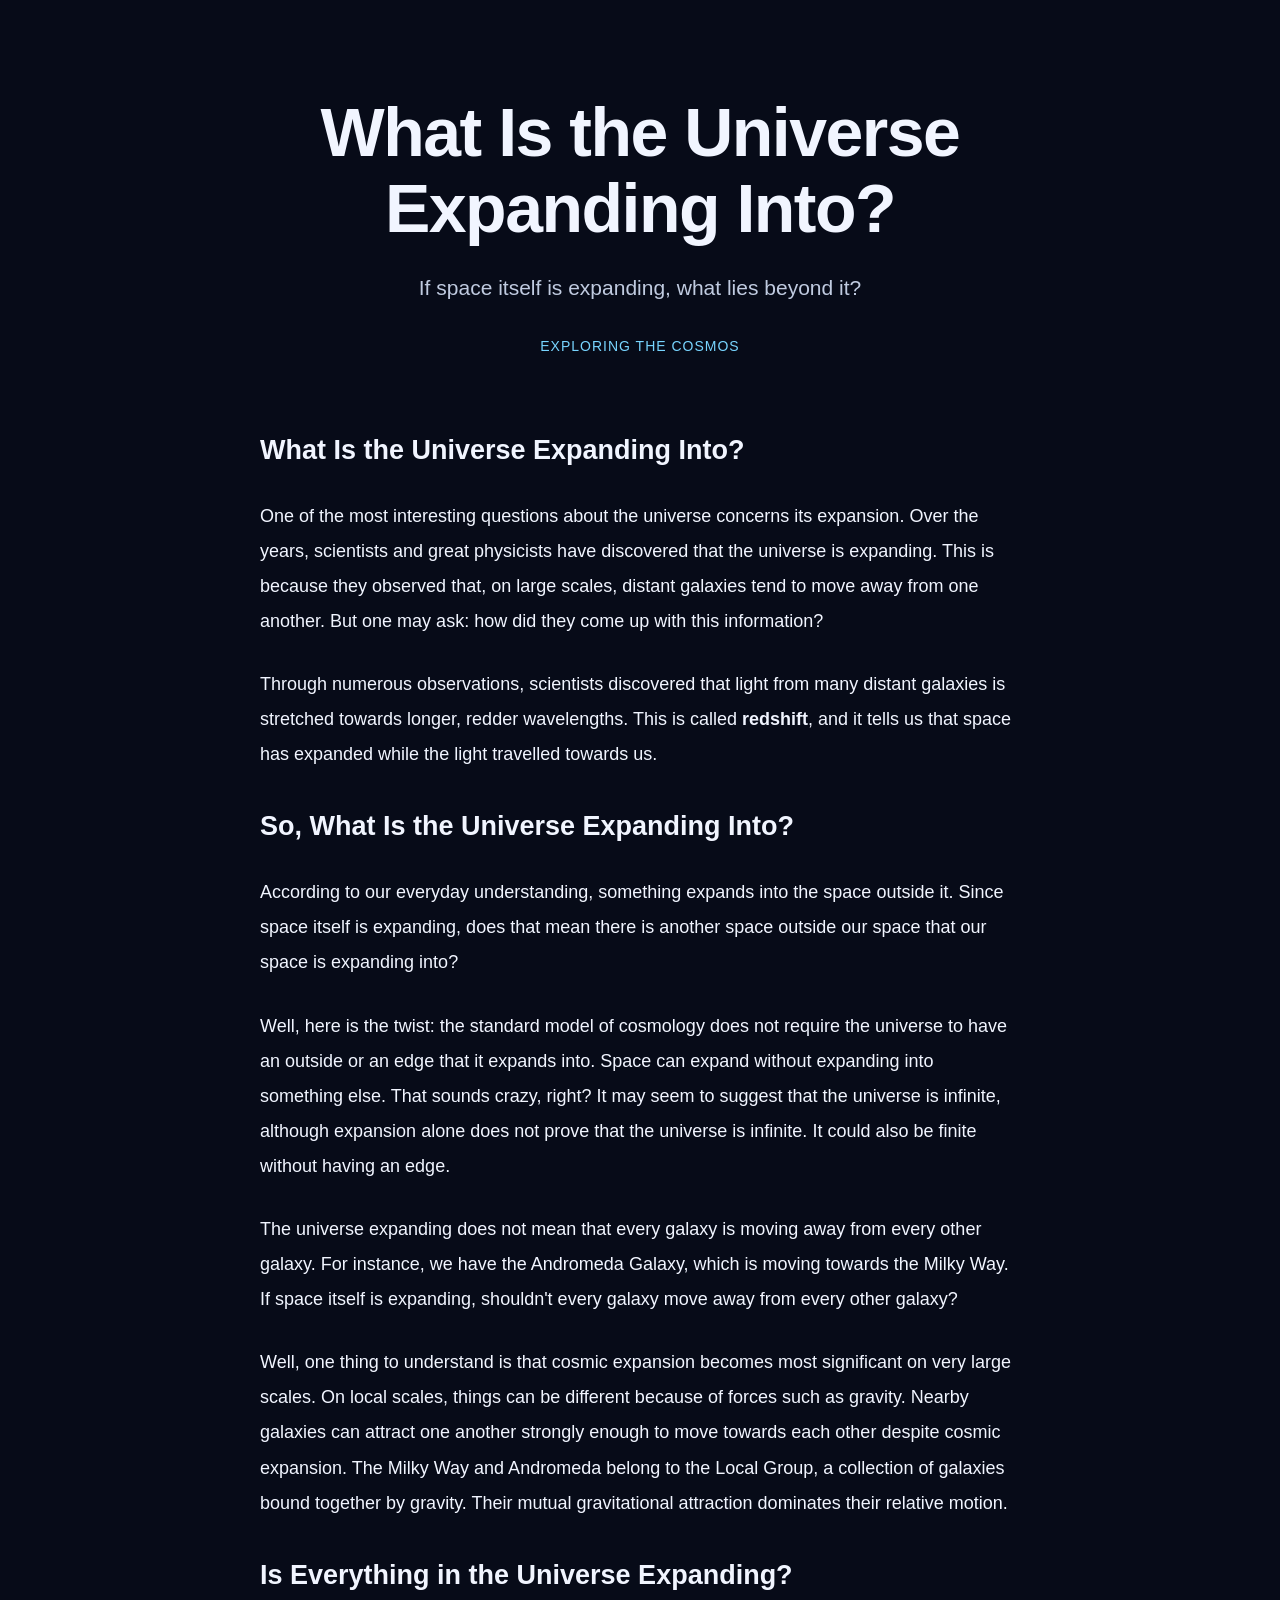
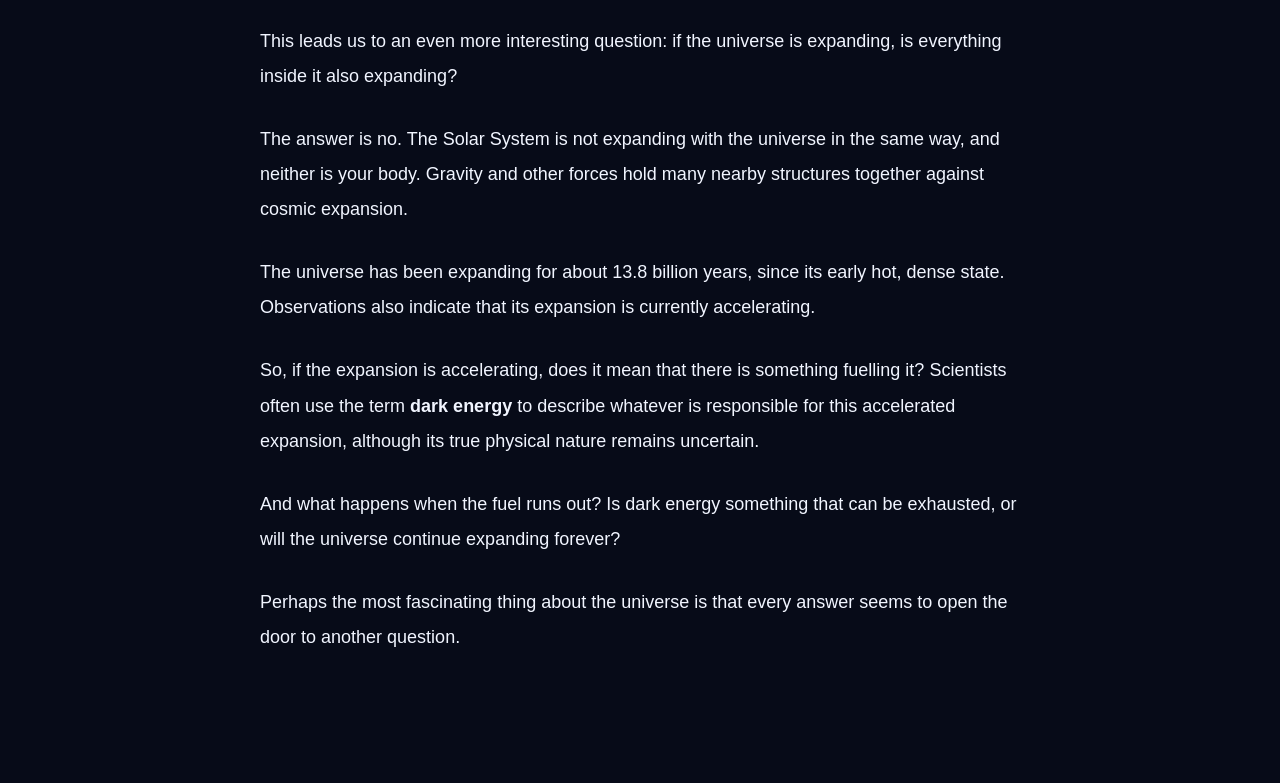
<file: articles/what-is-the-universe-expanding-into.html>
<!DOCTYPE html>
<html lang="en">
<head>
    <meta charset="UTF-8">
    <meta name="viewport" content="width=device-width, initial-scale=1.0">
    <title>What Is the Universe Expanding Into? | Exploring the Cosmos</title>
    <link rel="stylesheet" href="../css/style.css">
    <script src="../js/script.js" defer></script>
</head>
<body>

    <main class="essay-page">
        <header class="essay-header">
            <h1>What Is the Universe Expanding Into?</h1>
            <p class="essay-subtitle">
                If space itself is expanding, what lies beyond it?
            </p>
            <p class="essay-meta">EXPLORING THE COSMOS</p>
        </header>

        <article class="essay-body">

           
<h2>What Is the Universe Expanding Into?</h2>

<p>One of the most interesting questions about the universe concerns its expansion. Over the years, scientists and great physicists have discovered that the universe is expanding. This is because they observed that, on large scales, distant galaxies tend to move away from one another. But one may ask: how did they come up with this information?</p>

<p>Through numerous observations, scientists discovered that light from many distant galaxies is stretched towards longer, redder wavelengths. This is called <strong>redshift</strong>, and it tells us that space has expanded while the light travelled towards us.</p>

<h2>So, What Is the Universe Expanding Into?</h2>

<p>According to our everyday understanding, something expands into the space outside it. Since space itself is expanding, does that mean there is another space outside our space that our space is expanding into?</p>

<p>Well, here is the twist: the standard model of cosmology does not require the universe to have an outside or an edge that it expands into. Space can expand without expanding into something else. That sounds crazy, right? It may seem to suggest that the universe is infinite, although expansion alone does not prove that the universe is infinite. It could also be finite without having an edge.</p>

<p>The universe expanding does not mean that every galaxy is moving away from every other galaxy. For instance, we have the Andromeda Galaxy, which is moving towards the Milky Way. If space itself is expanding, shouldn't every galaxy move away from every other galaxy?</p>

<p>Well, one thing to understand is that cosmic expansion becomes most significant on very large scales. On local scales, things can be different because of forces such as gravity. Nearby galaxies can attract one another strongly enough to move towards each other despite cosmic expansion. The Milky Way and Andromeda belong to the Local Group, a collection of galaxies bound together by gravity. Their mutual gravitational attraction dominates their relative motion.</p>

<h2>Is Everything in the Universe Expanding?</h2>

<p>This leads us to an even more interesting question: if the universe is expanding, is everything inside it also expanding?</p>

<p>The answer is no. The Solar System is not expanding with the universe in the same way, and neither is your body. Gravity and other forces hold many nearby structures together against cosmic expansion.</p>

<p>The universe has been expanding for about 13.8 billion years, since its early hot, dense state. Observations also indicate that its expansion is currently accelerating.</p>

<p>So, if the expansion is accelerating, does it mean that there is something fuelling it? Scientists often use the term <strong>dark energy</strong> to describe whatever is responsible for this accelerated expansion, although its true physical nature remains uncertain.</p>

<p>And what happens when the fuel runs out? Is dark energy something that can be exhausted, or will the universe continue expanding forever?</p>

<p>Perhaps the most fascinating thing about the universe is that every answer seems to open the door to another question.</p>


        </article>
    </main>

</body>
</html>
</file>
<file: css/style.css>
/* EXPLORING THE COSMOS — MAIN DESIGN */

:root {
    --background: #070b18;
    --surface: #10182b;
    --text: #f1f5ff;
    --muted: #c0cbe0;
    --accent: #78d5ff;
    --border: rgba(160, 198, 255, 0.18);
    --content-width: 1160px;
}

* {
    box-sizing: border-box;
}

html {
    scroll-behavior: smooth;
    scroll-padding-top: 90px;
}

body {
    margin: 0;
    background: var(--background);
    color: var(--text);
    font-family: Arial, Helvetica, sans-serif;
    font-size: 17px;
    line-height: 1.75;
}

a {
    color: var(--accent);
}

a:focus-visible,
button:focus-visible {
    outline: 3px solid var(--accent);
    outline-offset: 4px;
}

.section-container {
    width: min(var(--content-width), calc(100% - 64px));
    margin-inline: auto;
}

/* HEADER */

.site-header {
    position: sticky;
    top: 0;
    z-index: 100;
    display: flex;
    align-items: center;
    justify-content: space-between;
    gap: 20px;
    padding: 16px max(28px, calc((100% - 1200px) / 2));
    background: rgba(7, 11, 24, 0.96);
    border-bottom: 1px solid var(--border);
    backdrop-filter: blur(14px);
}

.brand {
    display: inline-flex;
    align-items: center;
    gap: 9px;
    color: var(--text);
    font-size: 14px;
    font-weight: 700;
    letter-spacing: 1px;
    line-height: 1.4;
    text-decoration: none;
}

.brand strong,
.brand-symbol {
    color: var(--accent);
}

.brand-symbol {
    font-size: 25px;
}

.main-nav {
    display: flex;
    align-items: center;
    gap: 23px;
}

.main-nav a {
    color: var(--muted);
    font-size: 15px;
    text-decoration: none;
}

.main-nav a:hover {
    color: var(--accent);
}

.menu-toggle {
    display: none;
    padding: 8px;
    background: var(--surface);
    border: 1px solid var(--border);
    border-radius: 7px;
    cursor: pointer;
}

.menu-toggle span {
    display: block;
    width: 22px;
    height: 2px;
    margin: 5px 0;
    background: var(--text);
}

/* HERO */

.hero {
    display: flex;
    align-items: center;
    min-height: 680px;
    min-height: min(780px, 82vh);
    padding: 90px max(32px, calc((100% - 1160px) / 2));
    background:
        linear-gradient(
            90deg,
            rgba(4, 8, 22, 0.94),
            rgba(4, 8, 22, 0.66) 55%,
            rgba(4, 8, 22, 0.2)
        ),
        linear-gradient(0deg, var(--background), transparent 40%),
        url("../images/galaxy.jpg") center / cover no-repeat,
        #101a34;
}

.hero-content {
    max-width: 760px;
}

.eyebrow {
    margin: 0 0 15px;
    color: var(--accent);
    font-size: 12px;
    font-weight: 700;
    letter-spacing: 2px;
    line-height: 1.6;
}

.hero h1 {
    margin: 0 0 23px;
    font-size: clamp(42px, 5.4vw, 72px);
    line-height: 1.12;
    letter-spacing: -1.5px;
}

.hero h1 span {
    display: block;
    color: var(--accent);
}

.hero-description {
    max-width: 620px;
    margin: 0 0 27px;
    color: #d8e2f3;
    font-size: 19px;
    line-height: 1.8;
}

.primary-button,
.secondary-button {
    display: inline-flex;
    align-items: center;
    justify-content: center;
    gap: 10px;
    min-height: 48px;
    padding: 12px 22px;
    border: 1px solid var(--accent);
    border-radius: 7px;
    background: var(--accent);
    color: #07101e;
    font-size: 16px;
    font-weight: 700;
    text-decoration: none;
    transition: transform 0.2s ease, background 0.2s ease;
}

.primary-button:hover,
.secondary-button:hover {
    transform: translateY(-2px);
    background: #b0e8ff;
}

.hero-note {
    margin-top: 30px;
    color: #b7c5dc;
    font-size: 11px;
    letter-spacing: 1.7px;
}

/* INTRODUCTION */

.intro {
    padding-top: 95px;
    padding-bottom: 85px;
    text-align: center;
}

.intro h2,
.essays h2,
.about h2 {
    max-width: 820px;
    margin: 0 auto 22px;
    font-size: clamp(30px, 3.5vw, 44px);
    line-height: 1.3;
}

.intro > p:not(.eyebrow),
.essays > p:not(.eyebrow),
.about > p:not(.eyebrow) {
    max-width: 760px;
    margin: 0 auto 20px;
    color: var(--muted);
    font-size: 17px;
    line-height: 1.85;
}

/* ARTICLES */

.articles {
    padding-top: 45px;
    padding-bottom: 95px;
}

.section-heading {
    display: flex;
    align-items: end;
    justify-content: space-between;
    gap: 20px;
    margin-bottom: 32px;
}

.section-heading .eyebrow {
    margin-bottom: 8px;
}

.section-heading h2 {
    margin: 0;
    font-size: clamp(30px, 3.5vw, 42px);
    line-height: 1.3;
}

.section-heading > p {
    max-width: 300px;
    margin: 0;
    color: var(--muted);
    font-size: 15px;
}

.article-grid {
    display: grid;
    grid-template-columns: repeat(3, minmax(0, 1fr));
    gap: 24px;
}

.article-card {
    min-width: 0;
    overflow: hidden;
    border: 1px solid var(--border);
    border-radius: 12px;
    background: var(--surface);
    transition: transform 0.25s ease, border-color 0.25s ease;
}

.article-card:hover {
    transform: translateY(-5px);
    border-color: var(--accent);
}

.article-image {
    position: relative;
    display: flex;
    align-items: end;
    min-height: 220px;
    padding: 17px;
    background-position: center;
    background-size: cover;
}

.article-image::before {
    position: absolute;
    inset: 0;
    background: linear-gradient(0deg, rgba(4, 8, 22, 0.7), transparent);
    content: "";
}

.article-image span {
    position: relative;
    color: white;
    font-size: 11px;
    font-weight: 700;
    letter-spacing: 1.7px;
}


.universe-image {
    background-image:
        linear-gradient(rgba(7, 11, 24, 0.15), rgba(7, 11, 24, 0.35)),
        url("../images/galaxy.jpg");
    background-position: center;
    background-size: cover;
    background-repeat: no-repeat;
}



.black-hole-image {
    background-image:
        linear-gradient(rgba(7, 11, 24, 0.15), rgba(7, 11, 24, 0.35)),
     url("../images/black-hole.jpg");
    background-position: center;
    background-size: cover;
    background-repeat: no-repeat;
}



.planet-image {
    background-image:
        linear-gradient(rgba(7, 11, 24, 0.15), rgba(7, 11, 24, 0.35)),
        url("../images/planet.jpg");
    background-position: center;
    background-size: cover;
    background-repeat: no-repeat;
}

    background-image: radial-gradient(
        ellipse at 65% 35%,
        #8dd8ed 0%,
        #346c99 20%,
        #1b2a56 42%,
        #10182b 68%
    );
}

.article-content {
    padding: 22px;
}

.article-category {
    margin: 0 0 9px;
    color: var(--accent);
    font-size: 11px;
    font-weight: 700;
    letter-spacing: 1.6px;
}

.article-content h3 {
    margin: 0 0 12px;
    font-size: 23px;
    line-height: 1.4;
}

.article-content > p:not(.article-category) {
    margin: 0 0 20px;
    color: var(--muted);
    font-size: 16px;
    line-height: 1.8;
}

.text-link {
    display: inline-flex;
    gap: 8px;
    color: var(--accent);
    font-size: 15px;
    font-weight: 700;
    text-decoration: none;
}

.text-link:hover {
    text-decoration: underline;
    text-underline-offset: 4px;
}

/* PERSONAL ESSAYS */

.essays {
    padding: 75px 45px;
    border: 1px solid var(--border);
    border-radius: 14px;
    background:
        radial-gradient(ellipse at 80% 0%, rgba(50, 94, 151, 0.2), transparent 55%),
        var(--surface);
    text-align: center;
}

.essays .secondary-button {
    margin-top: 12px;
    background: transparent;
    color: var(--accent);
}

.essays .secondary-button:hover {
    background: rgba(120, 213, 255, 0.1);
}

/* ABOUT */

.about {
    padding-top: 100px;
    padding-bottom: 100px;
    text-align: center;
}

.about .text-link {
    margin-top: 10px;
}

/* FOOTER */

.site-footer {
    padding: 42px 22px 24px;
    border-top: 1px solid var(--border);
    background: #050814;
    text-align: center;
}

.footer-brand {
    justify-content: center;
}

.site-footer > p {
    color: var(--muted);
    font-size: 15px;
}

.footer-links {
    display: flex;
    flex-wrap: wrap;
    justify-content: center;
    gap: 22px;
    margin: 22px 0;
}

.footer-links a {
    color: var(--muted);
    font-size: 14px;
    text-decoration: none;
}

.footer-links a:hover {
    color: var(--accent);
}

.site-footer .copyright {
    margin-top: 26px;
    font-size: 13px;
}

/* TABLETS */

@media (max-width: 900px) {
    .site-header {
        padding-inline: 24px;
    }

    .main-nav {
        gap: 14px;
    }

    .hero {
        padding-inline: 32px;
        min-height: 620px;
    }

    .section-container {
        width: calc(100% - 48px);
    }

    .article-grid {
        grid-template-columns: repeat(2, minmax(0, 1fr));
    }

    .article-card:last-child {
        grid-column: 1 / -1;
    }
}

/* PHONES: MEDIUM, COMFORTABLE TEXT */

@media (max-width: 640px) {
    body {
        font-size: 17px;
        line-height: 1.75;
    }

    html {
        scroll-padding-top: 75px;
    }

    .site-header {
        min-height: 66px;
        padding: 11px 16px;
        gap: 10px;
    }

    .brand {
        gap: 7px;
        font-size: 11px;
        letter-spacing: 0.7px;
        white-space: normal;
    }

    .brand-symbol {
        font-size: 23px;
    }

    .menu-toggle {
        display: block;
        flex-shrink: 0;
    }

    .main-nav {
        position: absolute;
        top: 100%;
        right: 0;
        left: 0;
        display: none;
        align-items: stretch;
        gap: 0;
        padding: 8px 18px 15px;
        border-bottom: 1px solid var(--border);
        background: #080e20;
    }

    .main-nav.is-open {
        display: flex;
        flex-direction: column;
    }

    .main-nav a {
        padding: 12px 6px;
        border-bottom: 1px solid var(--border);
        font-size: 16px;
    }

    
.hero {
    min-height: 590px;
    min-height: 76svh;
    padding: 65px 22px;

    background:
        linear-gradient(
            rgba(4, 8, 22, 0.55),
            rgba(4, 8, 22, 0.55)
        ),
        linear-gradient(
            0deg,
            var(--background),
            transparent 55%
        ),
        url("../images/galaxy.jpg") center / cover no-repeat,
        #101a34;
}


    .hero h1 {
        margin-bottom: 19px;
        font-size: clamp(36px, 8.8vw, 44px);
        line-height: 1.18;
        letter-spacing: -0.7px;
    }

    .eyebrow {
        margin-bottom: 12px;
        font-size: 11px;
        letter-spacing: 1.5px;
    }

    .hero-description {
        margin-bottom: 23px;
        font-size: 17px;
        line-height: 1.8;
    }

    .primary-button,
    .secondary-button {
        min-height: 46px;
        padding: 11px 17px;
        font-size: 15px;
    }

    .hero-note {
        margin-top: 26px;
        font-size: 10px;
        letter-spacing: 1.3px;
    }

    .section-container {
        width: calc(100% - 36px);
    }

    .intro {
        padding-top: 70px;
        padding-bottom: 60px;
    }

    .intro h2,
    .essays h2,
    .about h2,
    .section-heading h2 {
        font-size: 29px;
        line-height: 1.32;
    }

    .intro > p:not(.eyebrow),
    .essays > p:not(.eyebrow),
    .about > p:not(.eyebrow) {
        font-size: 17px;
        line-height: 1.8;
    }

    .articles {
        padding-top: 35px;
        padding-bottom: 65px;
    }

    .section-heading {
        display: block;
        margin-bottom: 24px;
    }

    .section-heading > p {
        margin-top: 11px;
        font-size: 15px;
    }

    .article-grid {
        grid-template-columns: minmax(0, 1fr);
        gap: 20px;
    }

    .article-card:last-child {
        grid-column: auto;
    }

    .article-image {
        min-height: 205px;
    }

    .article-content {
        padding: 20px;
    }

    .article-content h3 {
        font-size: 22px;
        line-height: 1.4;
    }

    .article-content > p:not(.article-category) {
        font-size: 16px;
        line-height: 1.8;
    }

    .text-link {
        font-size: 15px;
    }

    .essays {
        padding: 48px 20px;
    }

    .about {
        padding-top: 70px;
        padding-bottom: 70px;
    }

    .site-footer {
        padding: 32px 18px 22px;
    }

    .site-footer > p {
        font-size: 14px;
    }

    .footer-links {
        gap: 18px;
    }

    .footer-links a {
        font-size: 15px;
    }
}

/* RESPECT REDUCED-MOTION PREFERENCES */

@media (prefers-reduced-motion: reduce) {
    *,
    *::before,
    *::after {
        scroll-behavior: auto !important;
        transition-duration: 0.01ms !important;
        animation-duration: 0.01ms !important;
    }
}

/* ARTICLE PAGE — OUR PLACE IN THE UNIVERSE */

.essay-page {
    min-height: 70vh;
    padding: 70px 22px 100px;
}

.essay-header {
    max-width: 850px;
    margin: 0 auto;
    text-align: center;
}

.essay-header h1 {
    margin: 24px 0;
    font-size: clamp(38px, 6vw, 68px);
    line-height: 1.12;
    letter-spacing: -1.5px;
}

.essay-subtitle {
    max-width: 700px;
    margin: 0 auto;
    color: var(--muted);
    font-size: 21px;
    line-height: 1.7;
}

.essay-meta {
    margin-top: 28px;
    color: var(--accent);
    font-size: 14px;
    letter-spacing: 1px;
}

.essay-body {
    max-width: 760px;
    margin: 65px auto 0;
    color: var(--text);
    font-size: 18px;
    line-height: 1.95;
}

.essay-body p {
    margin-bottom: 28px;
}

@media (max-width: 640px) {
    .essay-page {
        padding: 50px 20px 75px;
    }

    .essay-header h1 {
        font-size: 38px;
        letter-spacing: -0.5px;
    }

    .essay-subtitle {
        font-size: 18px;
    }

    .essay-body {
        margin-top: 45px;
        font-size: 17px;
        line-height: 1.85;
    }
}
</file>
